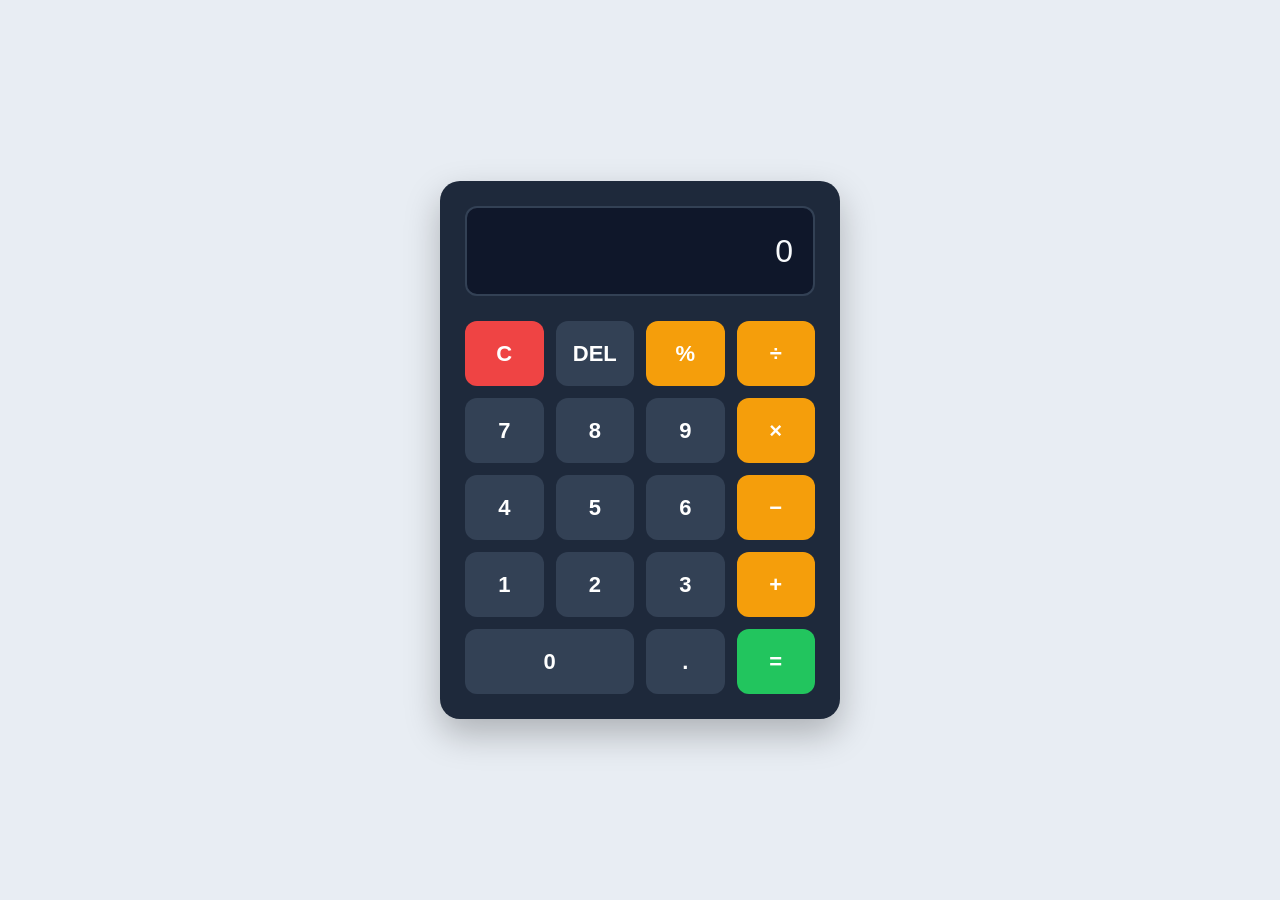
<file: CodeAlpha_Calculator/index.html>
<!DOCTYPE html>
<html lang="en">
<head>
    <meta charset="UTF-8">
    <meta name="viewport" content="width=device-width, initial-scale=1.0">
    <link href="style.css" rel="stylesheet">
    <link rel="icon" type="image/svg+xml" href="favicon.svg">
    <title>Calculator</title>
    <script src="script.js" defer></script>
</head>
<body>
   
    <div class="Calculator">

    <div id="screen">
        <p>0</p>
    </div>

    <div id="buttons">

        <button class="clear">C</button>
        <button>DEL</button>
        <button class="operator">%</button>
        <button class="operator">÷</button>

        <button>7</button>
        <button>8</button>
        <button>9</button>
        <button class="operator">×</button>

        <button>4</button>
        <button>5</button>
        <button>6</button>
        <button class="operator">−</button>

        <button>1</button>
        <button>2</button>
        <button>3</button>
        <button class="operator">+</button>

        <button class="zero">0</button>
        <button>.</button>
        <button class="equal">=</button>

    </div>

</div>
</body>

</html>
</file>
<file: CodeAlpha_Calculator/style.css>
* {
    margin: 0;
    padding: 0;
    box-sizing: border-box;
}

body {
    min-height: 100vh;
    display: flex;
    justify-content: center;
    align-items: center;
    background: #e8edf3;
    font-family: Arial, sans-serif;
}

/* Calculator */
.Calculator {
    width: 400px;
    padding: 25px;
    background: #1e293b;
    border-radius: 20px;
    box-shadow: 0 15px 35px rgba(0, 0, 0, 0.25);
}

/* Screen */
#screen {
    width: 100%;
    height: 90px;
    margin-bottom: 25px;
    padding: 15px 20px;

    display: flex;
    justify-content: flex-end;
    align-items: center;

    background: #0f172a;
    border: 2px solid #334155;
    border-radius: 12px;

    overflow: hidden;
}

/* Number / operation displayed on screen */
#screen p {
    width: 100%;
    color: #f8fafc;
    font-size: 32px;
    font-weight: 500;
    text-align: right;

    white-space: nowrap;
    overflow: hidden;
    text-overflow: ellipsis;
}

/* Buttons container */
#buttons {
    display: grid;
    grid-template-columns: repeat(4, 1fr);
    gap: 12px;
}

/* All buttons */
button {
    height: 65px;
    border: none;
    border-radius: 12px;

    background: #334155;
    color: white;

    font-size: 22px;
    font-weight: 600;

    cursor: pointer;

    transition:
        background 0.2s ease,
        transform 0.1s ease,
        box-shadow 0.2s ease;
}

/* Hover */
button:hover {
    background: #475569;
    box-shadow: 0 5px 12px rgba(0, 0, 0, 0.2);
}

/* Click effect */
button:active {
    transform: scale(0.94);
}

/* Operator buttons */
.operator {
    background: #f59e0b;
    color: white;
}

.operator:hover {
    background: #d97706;
}

/* Equal button */
.equal {
    background: #22c55e;
    color: white;
}

.equal:hover {
    background: #16a34a;
}

/* Clear button */
.clear {
    background: #ef4444;
    color: white;
}

.clear:hover {
    background: #dc2626;
}

/* Zero button if it has a special class */
.zero {
    grid-column: span 2;
}

/* Responsive design */
@media (max-width: 450px) {
    .Calculator {
        width: 92%;
        padding: 18px;
    }

    button {
        height: 58px;
        font-size: 20px;
    }

    #screen {
        height: 80px;
    }

    #screen p {
        font-size: 27px;
    }

    .buttons {
        gap: 9px;
    }
}
</file>
